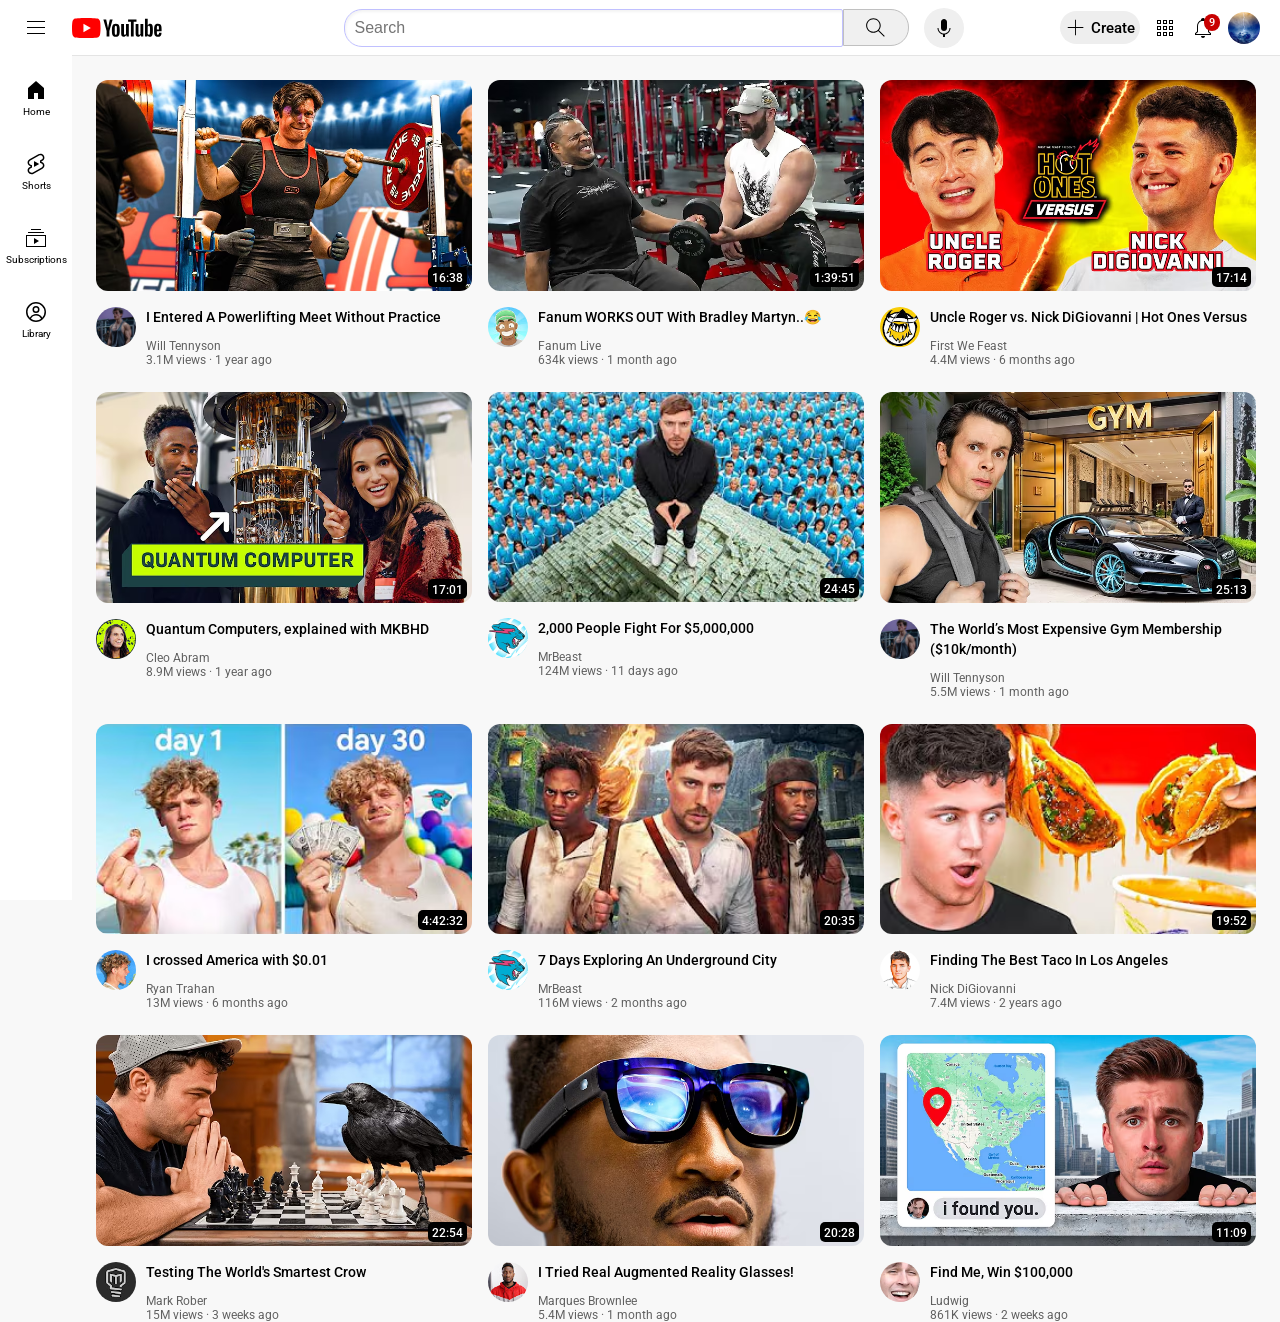
<file: Index.html>
<!DOCTYPE html>

<html>

  <head>
    <title>Youtube.com Clone</title>

    <link rel="preconnect" href="https://fonts.googleapis.com">
    <link rel="preconnect" href="https://fonts.gstatic.com" crossorigin>
    <link href="https://fonts.googleapis.com/css2?family=Roboto:wght@400;500;700&display=swap" rel="stylesheet">

    <link rel="stylesheet" href="CSS styles/General.css">
    <link rel="stylesheet" href="CSS styles/Header.css">
    <link rel="stylesheet" href="CSS styles/Video.css">
    <link rel="stylesheet" href="CSS styles/Sidebar.css">
  </head>

  <body>
    <header class="header">
      <div class="left-section">
        <img class="hamburger-menu" src="Icons/hamburger-menu.svg">
        <img class="youtube-logo" src="Icons/youtube-logo.svg">
      </div>
      <div class="middle-section">
        <form class="search-input" action="https://www.youtube.com/results" method="get">
          <input class="search-bar" type="text" name="search_query" placeholder="Search" required>
          <button class="search-button" type="submit">
            <img class="search-icon" src="Icons/search.svg">
            <div class="tooltip">Search</div>
          </button>
        </form>
        <button class="voice-search-button">
          <img class= "voice-search-icon" src="Icons/voice-search-icon.svg">
          <div class="tooltip">Search with your voice</div>
        </button>
      </div>
      <div class="right-section">
        <div class="upload-icon-container">
          <div>
            <img class="upload-icon" src="Icons/createPlus.svg">
            <p class="create"> Create</p>
          </div>
        </div>
        <div class="youtube-apps-icon-container">
          <img class="youtube-apps-icon" src="Icons/youtube-apps.svg">
          <div class="tooltip">Youtube Apps</div>
        </div>
        <div class="notifications">
          <img class="notifications-icon" src="Icons/notifications.svg">
          <div class="notification-count">9</div>
          <div class="tooltip">Notifications</div>
        </div>
        <img class="current-user-icon" src="Icons/channels4_profile.jpg">
      </div>
    </header> 

    <nav class="sidebar">

      <div class="sidebar-link">
        <img class="home-icon" src="Icons/home.svg">
        <div class="home">Home</div>
      </div>

      <div class="sidebar-link">
        <img class="shorts-icon" src="Icons/shorts.svg">
        <div class="shorts">Shorts</div>
      </div>

      <div class="sidebar-link">
        <img class="subscriptions-icon" src="Icons/subscriptions.svg">
        <div class="subscriptions">Subscriptions</div>
      </div>

      <div class="sidebar-link">
        <img class="library-icon" src="Icons/You.svg">
        <div class="library">Library</div>
      </div>
    </nav>

    <main class="videos">
      <section class="videos-grid">
        <div class="video-box">
          <div class="thumbnail-row">
            <a href="https://www.youtube.com/watch?v=xqhN68d-UzA">
              <img class="thumbnail" src="Thumbnails/yt thumbnail 1.avif">
            </a>
            <div class="video-time">16:38</div>
          </div>
          <div class="video-info-grid">
            <a href="https://www.youtube.com/@WillTennyson".>
              <div class="profile-pic-box">
                <img class="profile-pic" src="Profile Pics/pf pic 1.jpg">
              </div>
            </a>
            <div class="video-info-box">
              <a href="https://www.youtube.com/watch?v=xqhN68d-UzA">
                <p class="video-title">
                  I Entered A Powerlifting Meet Without Practice
                </p>
              </a>
              <a href="https://www.youtube.com/@WillTennyson".>
                <p class="video-author">
                  Will Tennyson
                </p>
              </a>
              <p class="video-stats">
                3.1M views &#183; 1 year ago
              </p>
            </div>
          </div>
        </div>

        <div class="video-box">
          <div class="thumbnail-row">
            <a href="https://www.youtube.com/watch?v=bvaITdFYuDQ">
              <img class="thumbnail" src="Thumbnails/BradleyAndFanum.avif">
            </a>
            <div class="video-time">1:39:51</div>
          </div>
          <div class="video-info-grid">
            <a href="https://www.youtube.com/@FanumLive".>
              <div class="profile-pic-box">
                <img class="profile-pic" src="Profile Pics/fanum.jpg">
              </div>
            </a>
            <div class="video-info-box">
              <a href="https://www.youtube.com/watch?v=bvaITdFYuDQ">
                <p class="video-title">
                  Fanum WORKS OUT With Bradley Martyn..😂
                </p>
              </a>
              <a href="https://www.youtube.com/@FanumLive".>
                <p class="video-author">
                  Fanum Live
                </p>
              </a>
              <p class="video-stats">
                634k views &#183; 1 month ago
              </p>
            </div>
          </div>
        </div>

        <div class="video-box">
          <div class="thumbnail-row">
            <a href="https://www.youtube.com/watch?v=YbU7v173ENs">
              <img class="thumbnail" src="Thumbnails/hotones.avif">
            </a>
            <div class="video-time">17:14</div>
          </div>
          <div class="video-info-grid">
            <a href="https://www.youtube.com/@FirstWeFeast">
              <div class="profile-pic-box">
                <img class="profile-pic" src="Profile Pics/hotones.jpg">
              </div>
            </a>
            <div class="video-info-box">
              <a href="https://www.youtube.com/watch?v=YbU7v173ENs">
                <p class="video-title">
                  Uncle Roger vs. Nick DiGiovanni | Hot Ones Versus
                </p>
              </a>
              <a href="https://www.youtube.com/@FirstWeFeast".>
                <p class="video-author">
                  First We Feast
                </p>
              </a>
              <p class="video-stats">
                4.4M views &#183; 6 months ago
              </p>
            </div>
          </div>
        </div>

        <div class="video-box">
          <div class="thumbnail-row">
            <a href="https://www.youtube.com/watch?v=e3fz3dqhN44">
              <img class="thumbnail" src="Thumbnails/QuantumComputers.avif">
            </a>
            <div class="video-time">17:01</div>
          </div>
          <div class="video-info-grid">
            <a href="https://www.youtube.com/@CleoAbram">
              <div class="profile-pic-box">
                <img class="profile-pic" src="Profile Pics/CleoAbram.jpg">
              </div>
            </a>
            <div class="video-info-box">
              <a href="https://www.youtube.com/watch?v=e3fz3dqhN44">
                <p class="video-title">
                  Quantum Computers, explained with MKBHD
                </p>
              </a>
              <a href="https://www.youtube.com/@CleoAbram".>
                <p class="video-author">
                  Cleo Abram
                </p>
              </a>
              <p class="video-stats">
                8.9M views &#183; 1 year ago
              </p>
            </div>
          </div>
        </div>

        <div class="video-box">
          <div class="thumbnail-row">
            <a href="https://www.youtube.com/watch?v=gs8qfL9PNac">
              <img class="thumbnail" src="Thumbnails/5mil.avif">
            </a>
            <div class="video-time">24:45</div>
          </div>
          <div class="video-info-grid">
            <a href="https://www.youtube.com/@MrBeast">
              <div class="profile-pic-box">
                <img class="profile-pic" src="Profile Pics/beast.jpg">
              </div>
            </a>
            <div class="video-info-box">
              <a href="https://www.youtube.com/watch?v=gs8qfL9PNac">
                <p class="video-title">
                  2,000 People Fight For $5,000,000
                </p>
              </a>
              <a href="https://www.youtube.com/@MrBeast".>
                <p class="video-author">
                  MrBeast
                </p>
              </a>
              <p class="video-stats">
                124M views &#183; 11 days ago
              </p>
            </div>
          </div>
        </div>

        <div class="video-box">
          <div class="thumbnail-row">
            <a href="https://www.youtube.com/watch?v=25bb8H0MOEM">
              <img class="thumbnail" src="Thumbnails/ExpensiveGym.avif">
            </a>
            <div class="video-time">25:13</div>
          </div>
          <div class="video-info-grid">
            <a href="https://www.youtube.com/WillTennyson">
              <div class="profile-pic-box">
                <img class="profile-pic" src="Profile Pics/pf pic 1.jpg">
              </div>
            </a>
            <div class="video-info-box">
              <a href="https://www.youtube.com/watch?v=25bb8H0MOEM">
                <p class="video-title">
                  The World’s Most Expensive Gym Membership ($10k/month)
                </p>
              </a>
              <a href="https://www.youtube.com/@WillTennyson".>
                <p class="video-author">
                  Will Tennyson
                </p>
              </a>
              <p class="video-stats">
                5.5M views &#183; 1 month ago
              </p>
            </div>
          </div>
        </div>

        <div class="video-box">
          <div class="thumbnail-row">
            <a href="https://www.youtube.com/watch?v=Py_tOOG99Hw">
              <img class="thumbnail" src="Thumbnails/CrossingAmerica.avif">
            </a>
            <div class="video-time">4:42:32</div>
          </div>
          <div class="video-info-grid">
            <a href="https://www.youtube.com/@ryan">
              <div class="profile-pic-box">
                <img class="profile-pic" src="Profile Pics/Ryan.jpg">
              </div>
            </a>
            <div class="video-info-box">
              <a href="https://www.youtube.com/watch?v=Py_tOOG99Hw">
                <p class="video-title">
                  I crossed America with $0.01
                </p>
              </a>
              <a href="https://www.youtube.com/@ryan".>
                <p class="video-author">
                  Ryan Trahan
                </p>
              </a>
              <p class="video-stats">
                13M views &#183; 6 months ago
              </p>
            </div>
          </div>
        </div>

        <div class="video-box">
          <div class="thumbnail-row">
            <a href="https://www.youtube.com/watch?v=bn0Kh9c4Zv4">
              <img class="thumbnail" src="Thumbnails/UndergroundCity.avif">
            </a>
            <div class="video-time">20:35</div>
          </div>
          <div class="video-info-grid">
            <a href="https://www.youtube.com/@MrBeast">
              <div class="profile-pic-box">
                <img class="profile-pic" src="Profile Pics/beast.jpg">
              </div>
            </a>
            <div class="video-info-box">
              <a href="https://www.youtube.com/watch?v=bn0Kh9c4Zv4">
                <p class="video-title">
                  7 Days Exploring An Underground City
                </p>
              </a>
              <a href="https://www.youtube.com/@MrBeast".>
                <p class="video-author">
                  MrBeast
                </p>
              </a>
              <p class="video-stats">
                116M views &#183; 2 months ago
              </p>
            </div>
          </div>
        </div>

        <div class="video-box">
          <div class="thumbnail-row">
            <a href="https://www.youtube.com/watch?v=8mvLLHJtQmo">
              <img class="thumbnail" src="Thumbnails/BestTaco.avif">
            </a>
            <div class="video-time">19:52</div>
          </div>
          <div class="video-info-grid">
            <a href="https://www.youtube.com/NickDiGiovanni">
              <div class="profile-pic-box">
                <img class="profile-pic" src="Profile Pics/Nick.jpg">
              </div>
            </a>
            <div class="video-info-box">
              <a href="https://www.youtube.com/watch?v=8mvLLHJtQmo">
                <p class="video-title">
                  Finding The Best Taco In Los Angeles
                </p>
              </a>
              <a href="https://www.youtube.com/NickDiGiovanni".>
                <p class="video-author">
                  Nick DiGiovanni
                </p>
              </a>
              <p class="video-stats">
                7.4M views &#183; 2 years ago
              </p>
            </div>
          </div>
        </div>

        <div class="video-box">
          <div class="thumbnail-row">
            <a href="https://www.youtube.com/watch?v=tpg3VvoIVfA">
              <img class="thumbnail" src="Thumbnails/crow.avif">
            </a>
            <div class="video-time">22:54</div>
          </div>
          <div class="video-info-grid">
            <a href="https://www.youtube.com/@MarkRober">
              <div class="profile-pic-box">
                <img class="profile-pic" src="Profile Pics/MarkRober.jpg">
              </div>
            </a>
            <div class="video-info-box">
              <a href="https://www.youtube.com/watch?v=tpg3VvoIVfA">
                <p class="video-title">
                  Testing The World's Smartest Crow 
                </p>
              </a>
              <a href="https://www.youtube.com/@MarkRober".>
                <p class="video-author">
                  Mark Rober
                </p>
              </a>
              <p class="video-stats">
                15M views &#183; 3 weeks ago
              </p>
            </div>
          </div>
        </div>

        <div class="video-box">
          <div class="thumbnail-row">
            <a href="https://www.youtube.com/watch?v=G0eKzU_fV00">
              <img class="thumbnail" src="Thumbnails/ARGlasses.avif">
            </a>
            <div class="video-time">20:28</div>
          </div>
          <div class="video-info-grid">
            <a href="https://www.youtube.com/@mkbhd">
              <div class="profile-pic-box">
                <img class="profile-pic" src="Profile Pics/MKBHD.jpg">
              </div>
            </a>
            <div class="video-info-box">
              <a href="https://www.youtube.com/watch?v=G0eKzU_fV00">
                <p class="video-title">
                  I Tried Real Augmented Reality Glasses!
                </p>
              </a>
              <a href="https://www.youtube.com/@mkbhd".>
                <p class="video-author">
                  Marques Brownlee
                </p>
              </a>
              <p class="video-stats">
                5.4M views &#183; 1 month ago
              </p>
            </div>
          </div>
        </div>

        <div class="video-box">
          <div class="thumbnail-row">
            <a href="https://www.youtube.com/watch?v=MtCGsxPQF-U">
              <img class="thumbnail" src="Thumbnails/FindMe.avif">
            </a>
            <div class="video-time">11:09</div>
          </div>
          <div class="video-info-grid">
            <a href="https://www.youtube.com/@Ludwig">
              <div class="profile-pic-box">
                <img class="profile-pic" src="Profile Pics/Ludwig.jpg">
              </div>
            </a>
            <div class="video-info-box">
              <a href="https://www.youtube.com/watch?v=MtCGsxPQF-U">
                <p class="video-title">
                  Find Me, Win $100,000
                </p>
              </a>
              <a href="https://www.youtube.com/@Ludwig".>
                <p class="video-author">
                  Ludwig
                </p>
              </a>
              <p class="video-stats">
                861K views &#183; 2 weeks ago
              </p>
            </div>
          </div>
        </div>
      </section>
    </main>
    
    
  </body>
</html>
</file>
<file: CSS styles/General.css>
p {
  font-family: Roboto, Arial; 
  margin-top: 0;
  margin-bottom: 0;
}

body {
  font-family: Roboto,Arial;
  margin: 0;
  padding-top: 80px;
  padding-left: 96px;
  padding-right: 24px;
  background-color: rgb(248,248,248);
}
</file>
<file: CSS styles/Header.css>
.header {
  height: 55px;
  display: flex; 
  flex-direction: row;
  justify-content: space-between;
  z-index: 100;
  position: fixed;
  top: 0;
  left: 0;
  right: 0;
  background-color: white;
  border-bottom-width: 1px;
  border-bottom-style: solid;
  border-bottom-color: rgb(228,228,228)
}

.left-section {
  display: flex;
  align-items: center;
}
.hamburger-menu {
  height: 24px;
  margin-left: 24px;
  margin-right: 24px;
}
.youtube-logo {
  height: 20px;
}

.middle-section, 
.search-input {
  flex: 1;
  margin-left: 50px;
  padding-right: 15px;
  max-width: 670px;
  display: flex;
  align-items: center;
}

.search-bar {
  flex: 1;
  height: 34px;
  font-size: 16px;
  padding-left: 10px; 
  border: 1px solid rgb(192,192,912);
  border-radius: 2px; 
  width: 0;
  box-shadow: inset 1px 2px 3px rgba(0,0,0,0.05);
  border-top-left-radius: 18px;
  border-bottom-left-radius: 18px;
}
.search-bar::placeholder {
  font-size: 16px;
}
.search-button {
  height: 37.5px;
  width: 66px;
  background-color: rgb(240,240,240);
  border-width: 1px;
  border-style: solid;
  border-color: rgb(192,192,192); 
  border-top-right-radius: 18px;
  border-bottom-right-radius: 18px;
}
.search-button .tooltip,
.voice-search-button .tooltip,
.youtube-apps-icon-container .tooltip,
.notifications .tooltip {
  position: absolute;
  background-color: gray;
  color: white;
  padding-top: 4px;
  padding-bottom: 4px;
  padding-right: 4px;
  padding-left: 4px;
  border-radius: 2px;
  font-size: 12px;
  bottom: -30px;
  opacity: 0;
  transition: opacity 0.15s;
  pointer-events: none;
  white-space: nowrap;
}
.search-button:hover .tooltip,
.voice-search-button:hover .tooltip ,
.youtube-apps-icon-container:hover .tooltip,
.notifications:hover .tooltip {
  opacity: 1;
}
.search-button,
.voice-search-button,
.youtube-apps-icon-container,
.notifications {
  position: relative;
  display: flex;
  justify-content: center;
  align-items: center; 
}

.search-icon {
  height: 25px;
}

.voice-search-button {
  height: 40px;
  width: 40px;
  border-radius: 20px;
  border: none; 
  background-color: rbg(245,245,245)
}
.voice-search-icon {
  height: 24px;
}

.right-section {
  width: 200px;
  display: flex;
  align-items: center;
  justify-content: space-between;
  margin-right: 20px; 
  flex-shrink: 0;
}

.youtube-apps-icon {
  height: 24px;
}
.notifications-icon {
  height: 24px;
}
.notifications {
  position: relative;
}
.notification-count {
  font-weight: 500;
  font-size: 11px;
  position: absolute;
  background-color: rgb(200,0,0);
  color: white;
  top: -2px; 
  right: -5px; 
  padding-left: 5px;
  padding-right: 5px;
  padding-top: 2px;
  padding-bottom: 2px;
  border-radius: 10px;
}
.current-user-icon {
  height: 32px; 
  border-radius: 16px;
}

.upload-icon-container {
  background-color: rgb(238,238,238);
  padding-bottom: 7px;
  padding-left: 5px;
  padding-right: 5px;
  border-radius: 20px;
}

.upload-icon {
  margin: 0;
  position: relative;
  top: 6px;
  height: 22px;
}
.create {
  display: inline-block;
  font-size: 15px; 
  font-weight: 500;
}
</file>
<file: CSS styles/Video.css>
.videos-grid {
  display: grid;
  grid-template-columns: 1fr 1fr 1fr;
  column-gap: 16px;
  row-gap: 25px;
}
@media (max-width: 750px){
  .videos-grid {
    grid-template-columns: 1fr;
  } 
}
@media (min-width: 751px) and (max-width: 999px) {
  .videos-grid {
    grid-template-columns: 1fr 1fr;
  } 
}
@media (min-width: 1000px) {
  .videos-grid {
    grid-template-columns: 1fr 1fr 1fr;
  } 
}
.video-info-grid {
  display: grid;
  grid-template-columns: 50px 1fr;
}
.thumbnail-row {
  margin-bottom: 12px;
  position: relative;
}

.thumbnail {
  width: 100%;
  border-radius: 12px;
}
.video-title {
  margin-top: 0px;
  font-size: 14px;
  font-weight: 500;
  line-height: 20px;
  margin-bottom: 12px;
}

.video-author, 
.video-stats {
  font-size: 12px;
  color: rgb(96,96,96 )
}

.profile-pic {
  width: 40px;
  border-radius: 50px;
}

.video-time {
  font-size: 12px;
  font-weight: 500;
  padding: 4px;
  border-radius: 5px; 
  background-color: black;
  color: white;
  position: absolute;
  bottom: 8px;
  right: 5px;;
  z-index: 3; 
  height: 12px;
}
a,
a:visited {
  text-decoration: none;
  color: inherit;
 }
</file>
<file: CSS styles/Sidebar.css>
.sidebar{
  position: fixed;
  left: 0;
  bottom: 0;
  top: 55px;
  background-color: white;
  width: 72px;
  z-index: 200;
  padding-top: 5px; 
}

.sidebar-link{
  height: 74px;
  display: flex;
  justify-content: center;
  align-items: center;
  flex-direction: column;
}
.sidebar-link:hover{
  background-color: rgb(235,235,235);
  cursor: pointer;
}
.sidebar-link img{
  height: 24px;
  padding-bottom: 4px; 
}

.sidebar-link div {
  font-size: 10px;

}
</file>
